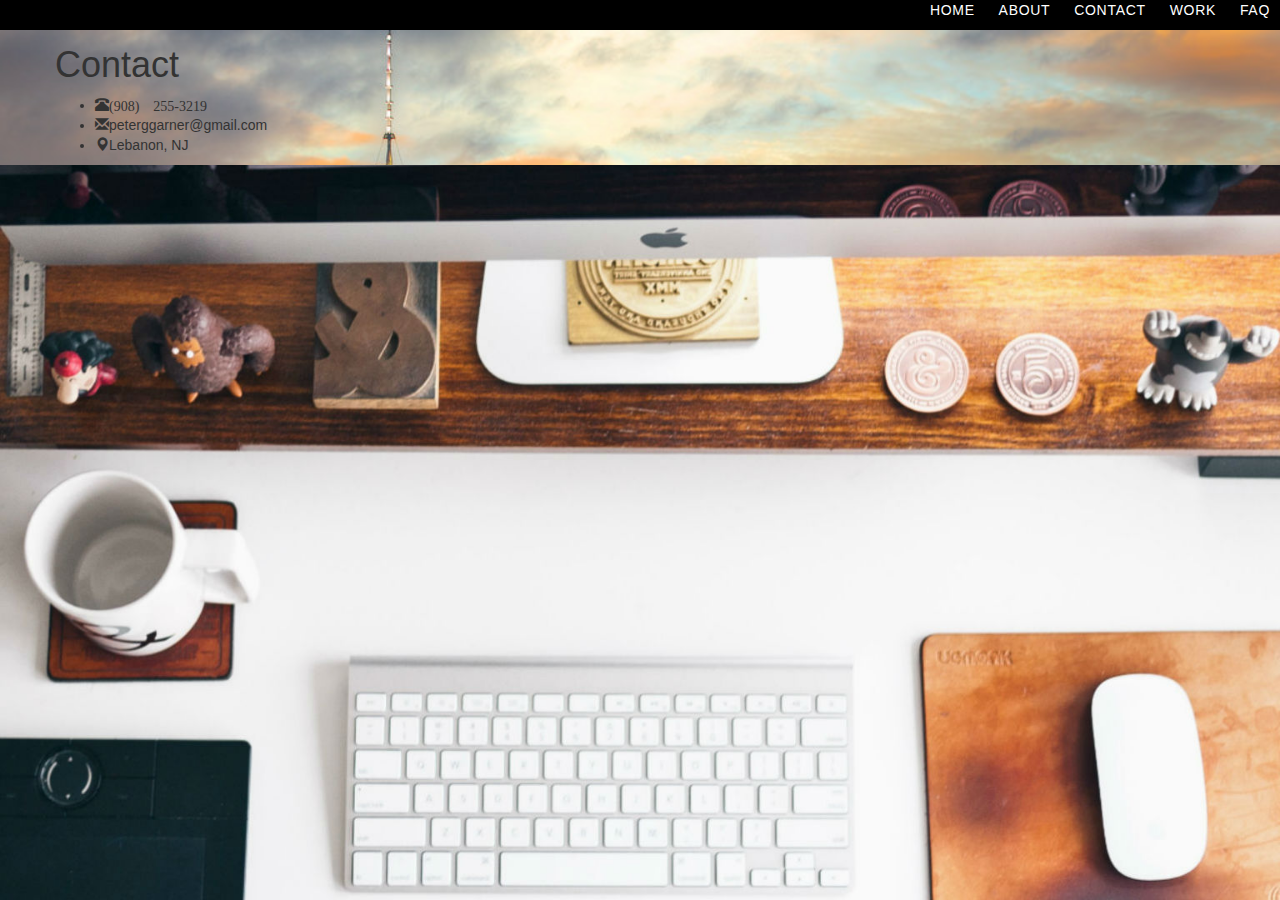
<file: Contact.html>
<!doctype html>
<html lang = "en">
<head>
	<meta charset = "utf-8">
	 <link rel="stylesheet" type="text/css" href="css/normalize.css"> 
	<link href='http://fonts.googleapis.com/css?family=Lobster' rel='stylesheet' type='text/css'>
	<!-- <link href="css/bootstrap.css" rel="stylesheet"> -->
	<link rel="stylesheet" type="text/css" href="css/contact_styles.css">
	<title>Contact</title>

	<!-- Latest compiled and minified Bootstrap CSS -->
	<link rel="stylesheet" href="https://maxcdn.bootstrapcdn.com/bootstrap/3.3.2/css/bootstrap.min.css">

	<!-- jQuery is required for Bootstrap to work -->
	<script src="https://code.jquery.com/jquery-2.1.3.min.js"></script>

	<!-- Latest compiled and minified Bootstrap JavaScript -->
	<script src="https://maxcdn.bootstrapcdn.com/bootstrap/3.3.2/js/bootstrap.min.js"></script>

	<!-- Latest compiled and minified Bootstrap CSS -->
<link rel="stylesheet" href="https://maxcdn.bootstrapcdn.com/bootstrap/3.3.2/css/bootstrap.min.css">

<!-- jQuery is required for Bootstrap to work -->
<script src="https://code.jquery.com/jquery-2.1.3.min.js"></script>

<!-- Latest compiled and minified Bootstrap JavaScript -->
<script src="https://maxcdn.bootstrapcdn.com/bootstrap/3.3.2/js/bootstrap.min.js"></script>
</head>

<body>
	<div class="nav">
        <ul>
          <li><a href="index.html">Home</a></li>
          <li><a href="About.html">About</a></li>
          <li><a href="contact.html">Contact</a></li>
          <li><a href="Work.html">Work</a></li>
          <li><a href="faq.html">faq</a></li>
        </ul>
     </div>
     
	<div class = "container">
			<!-- <h1>Contact info</h1> -->

			<!-- copied section start -->
		<div class="row">
			<h1>Contact</h1>
        	<div class="contact_channels">
        		<ul>
	          		<li>
	          			<!-- <h2>Phone</h2> -->
	          			<p><span class= "glyphicon glyphicon-phone-alt">(908) 255-3219</span></p>
	          		</li>
	        	
	          		<li>
	          			<!-- <h2>Email</h2> -->
	          			<p><span class= "glyphicon glyphicon-envelope"></span>peterggarner@gmail.com</p>
	          		</li>
	       		
	          		<li>
	          			<!-- <h2>Address</h2> -->
	          			<p><span class= "glyphicon glyphicon-map-marker"></span>Lebanon, NJ</p>
	          		</li>
          		</ul>
        	</div>
      	</div>
			<!-- copied section end-->

	</div> <!--end container -->
</body>
</file>
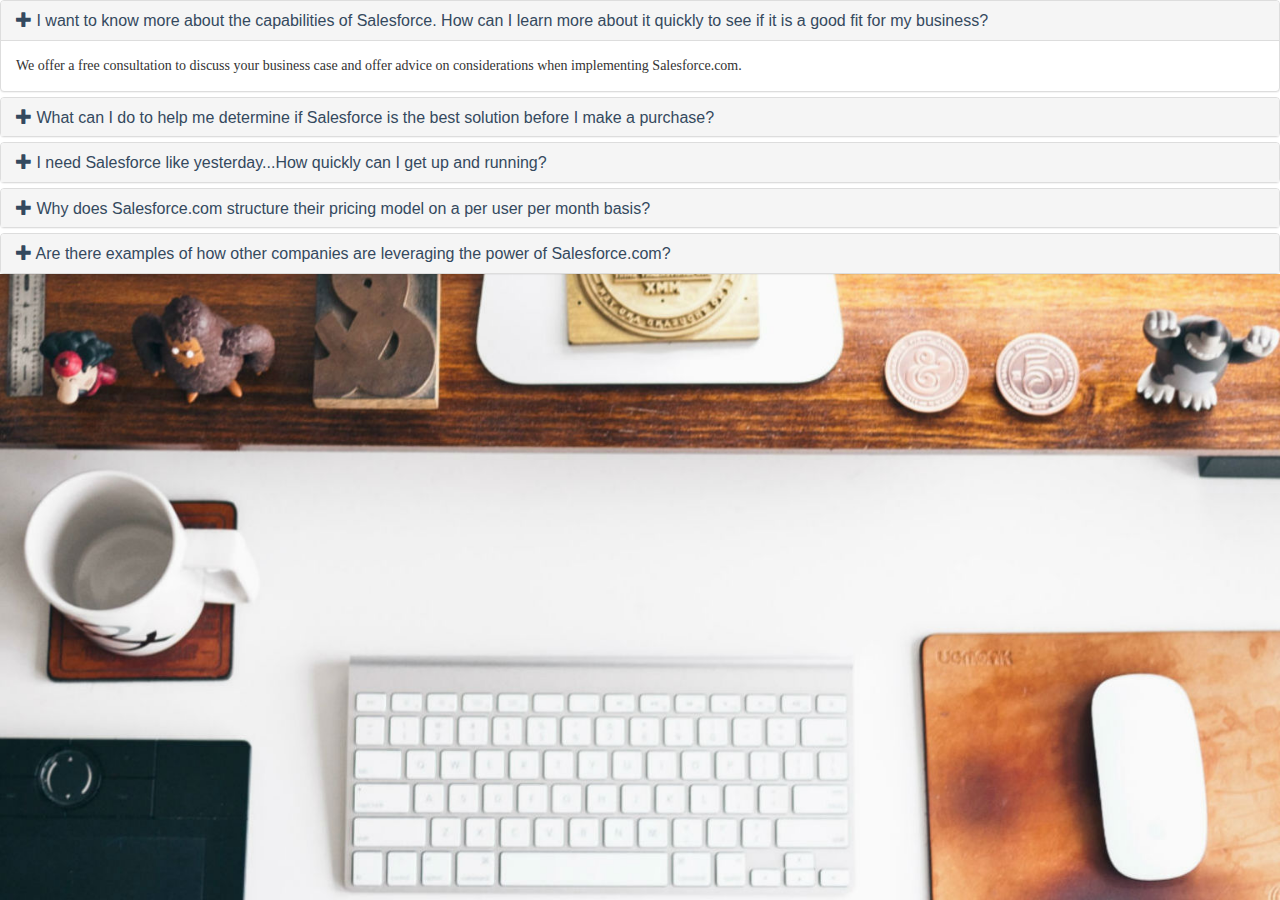
<file: faq.html>
<!DOCTYPE html>
<html lang="en">
  <head>
    <meta charset="utf-8">

    <title>FAQ</title>

    <!-- Latest compiled and minified Bootstrap CSS -->
	<link rel="stylesheet" href="https://maxcdn.bootstrapcdn.com/bootstrap/3.3.2/css/bootstrap.min.css">

	<!-- jQuery is required for Bootstrap to work -->
	<script src="https://code.jquery.com/jquery-2.1.3.min.js"></script>

	<!-- Latest compiled and minified Bootstrap JavaScript -->
	<script src="https://maxcdn.bootstrapcdn.com/bootstrap/3.3.2/js/bootstrap.min.js"></script>

	<script src="https://ajax.googleapis.com/ajax/libs/jquery/1.11.2/jquery.min.js"></script>

	<link rel="stylesheet" type="text/css" href="css/FAQ.css">

  </head>
  <body>
  	<div class ="FAQ">
  		<div class="panel-group" id="accordion">
  			<div class="panel panel-default">
    			<div class="panel-heading">
      				<h4 class="panel-title">
        				<a data-toggle="collapse" data-parent="#accordion" href="#collapseOne"><span class="glyphicon glyphicon-plus"></span>
          I want to know more about the capabilities of Salesforce.  How can I learn more about it quickly to see if it is a good fit for my business?
        				</a>
      				</h4>
    			</div>
    		<div id="collapseOne" class="panel-collapse collapse in">
      			<div class="panel-body">
        			We offer a free consultation to discuss your business case and offer advice on considerations when implementing Salesforce.com.
      </div>
    </div>
  </div>
  <div class="panel panel-default">
    <div class="panel-heading">
      <h4 class="panel-title">
        <a data-toggle="collapse" data-parent="#accordion" href="#collapseTwo"><span class="glyphicon glyphicon-plus"></span>
          What can I do to help me determine if Salesforce is the best solution before I make a purchase?
        </a>
      </h4>
    </div>
    <div id="collapseTwo" class="panel-collapse collapse">
      <div class="panel-body">
        Salesforce offers a 30 day free trial so you can get in kick the tires before you buy.  You can sign up for a free trial directly from this site.
      </div>
    </div>
  </div>
  <div class="panel panel-default">
    <div class="panel-heading">
      <h4 class="panel-title">
        <a data-toggle="collapse" data-parent="#accordion" href="#collapseThree"><span class="glyphicon glyphicon-plus"></span>
          I need Salesforce like yesterday...How quickly can I get up and running?
        </a>
      </h4>
    </div>
    <div id="collapseThree" class="panel-collapse collapse">
      <div class="panel-body">
        Implementation time lines vary based on complexity.  Generally a basic quick-start implementation can be as little as 2 - 3 weeks and complex projects can go on for several months or even a year.  A good approach is to roll out salesforce in a series of stages and get your base model CRM up and running first and then implement new features and enhancements on a regular basis.
      </div>
    </div>
  </div>
  <div class="panel panel-default">
    <div class="panel-heading">
      <h4 class="panel-title">
        <a data-toggle="collapse" data-parent="#accordion" href="#collapseFour"><span class="glyphicon glyphicon-plus"></span>
          Why does Salesforce.com structure their pricing model on a per user per month basis?
        </a>
      </h4>
    </div>
    <div id="collapseFour" class="panel-collapse collapse">
      <div class="panel-body">
        Back in 1999 when CEO Mark Benioff first came up with the idea for Salesforce.com, cloud computing for enterprise applications was a novel idea.  Back then others in the market place thought their model was crazy, but now everywhere you turn there is a new cloud based solution for everything.  Enterprise CRM software used to require hundreds of thousands of dollars in servers, software licenses, employee and consulting costs and take 6 months to a year to do anything.  Mark's vision was for enterprise software to be as easy to use as amazon.com.  The per model per month pricing structure made it easier and more affordable for companies of all sizes to implement a best in class CRM solution.
      </div>
    </div>
  </div>
  <div class="panel panel-default">
    <div class="panel-heading">
      <h4 class="panel-title">
        <a data-toggle="collapse" data-parent="#accordion" href="#collapseFive"><span class="glyphicon glyphicon-plus"></span>
          Are there examples of how other companies are leveraging the power of Salesforce.com?
        </a>
      </h4>
    </div>
    <div id="collapseFive" class="panel-collapse collapse">
      <div class="panel-body">
        We would be happy to share our case studies with you, please reach out so we can present our full list of solutions.  Another great resource is to look for salesforce success stories on youtube and see some excellent examples of how companies are using salesforce to become a customer company.
      </div>
    </div>
  </div>
</div>

  	</div>

  	<div class ="Ask">

  	</div>

  </body>

  
    
</html>
</file>
<file: css/contact_styles.css>
body {
	background-image: url("../img/nycskyline.jpg");
	background-size: contain;
	background-size: cover;
	/*padding-left: 25px;*/
}

.container {
	padding-left: 25px;
	padding-top: 25px;
}

h1 {
	font-family: 'Lobster', cursive, sans-serif;	
}

.contact_channels ul li p{
	display: inline;
	transition: color 600ms;
}


.nav ul li {
	display: inline;
	text-transform: uppercase;
	letter-spacing: 0.05em;
	padding: 20px 10px 20px;
}

.nav {
	background-color: black;
	/*my nav disapears when I comment out the line below */
	position: fixed;
	width: 100%;
	padding: 0px 0px 0px 0px;


}

.nav ul li a {
	color: white;
	transition: color 600ms;

}

.nav a:hover {
	color: #ff0;
	text-decoration: none;

}

.nav ul {
	float: right;
}

html {
	background: url("../img/portfolioheroimage resized.jpg") no-repeat center fixed;
	-webkit-background-size: cover;
	-moz-background-size: cover;
	-o-background-size: cover;
	background-size: cover;
}
</file>
<file: css/FAQ.css>
html {
	background: url("../img/portfolioheroimage resized.jpg") no-repeat center fixed;
	-webkit-background-size: cover;
	-moz-background-size: cover;
	-o-background-size: cover;
	background-size: cover;
}

.panel-body {
	font-family: Georgia, Rockwell, serif;
}

.panel-heading {
	background-color: #3333CC;
}

.panel-title {
	color: #34495e;
	font-family: Futura, Helvetica, Arial, sans-serif;
}
</file>
